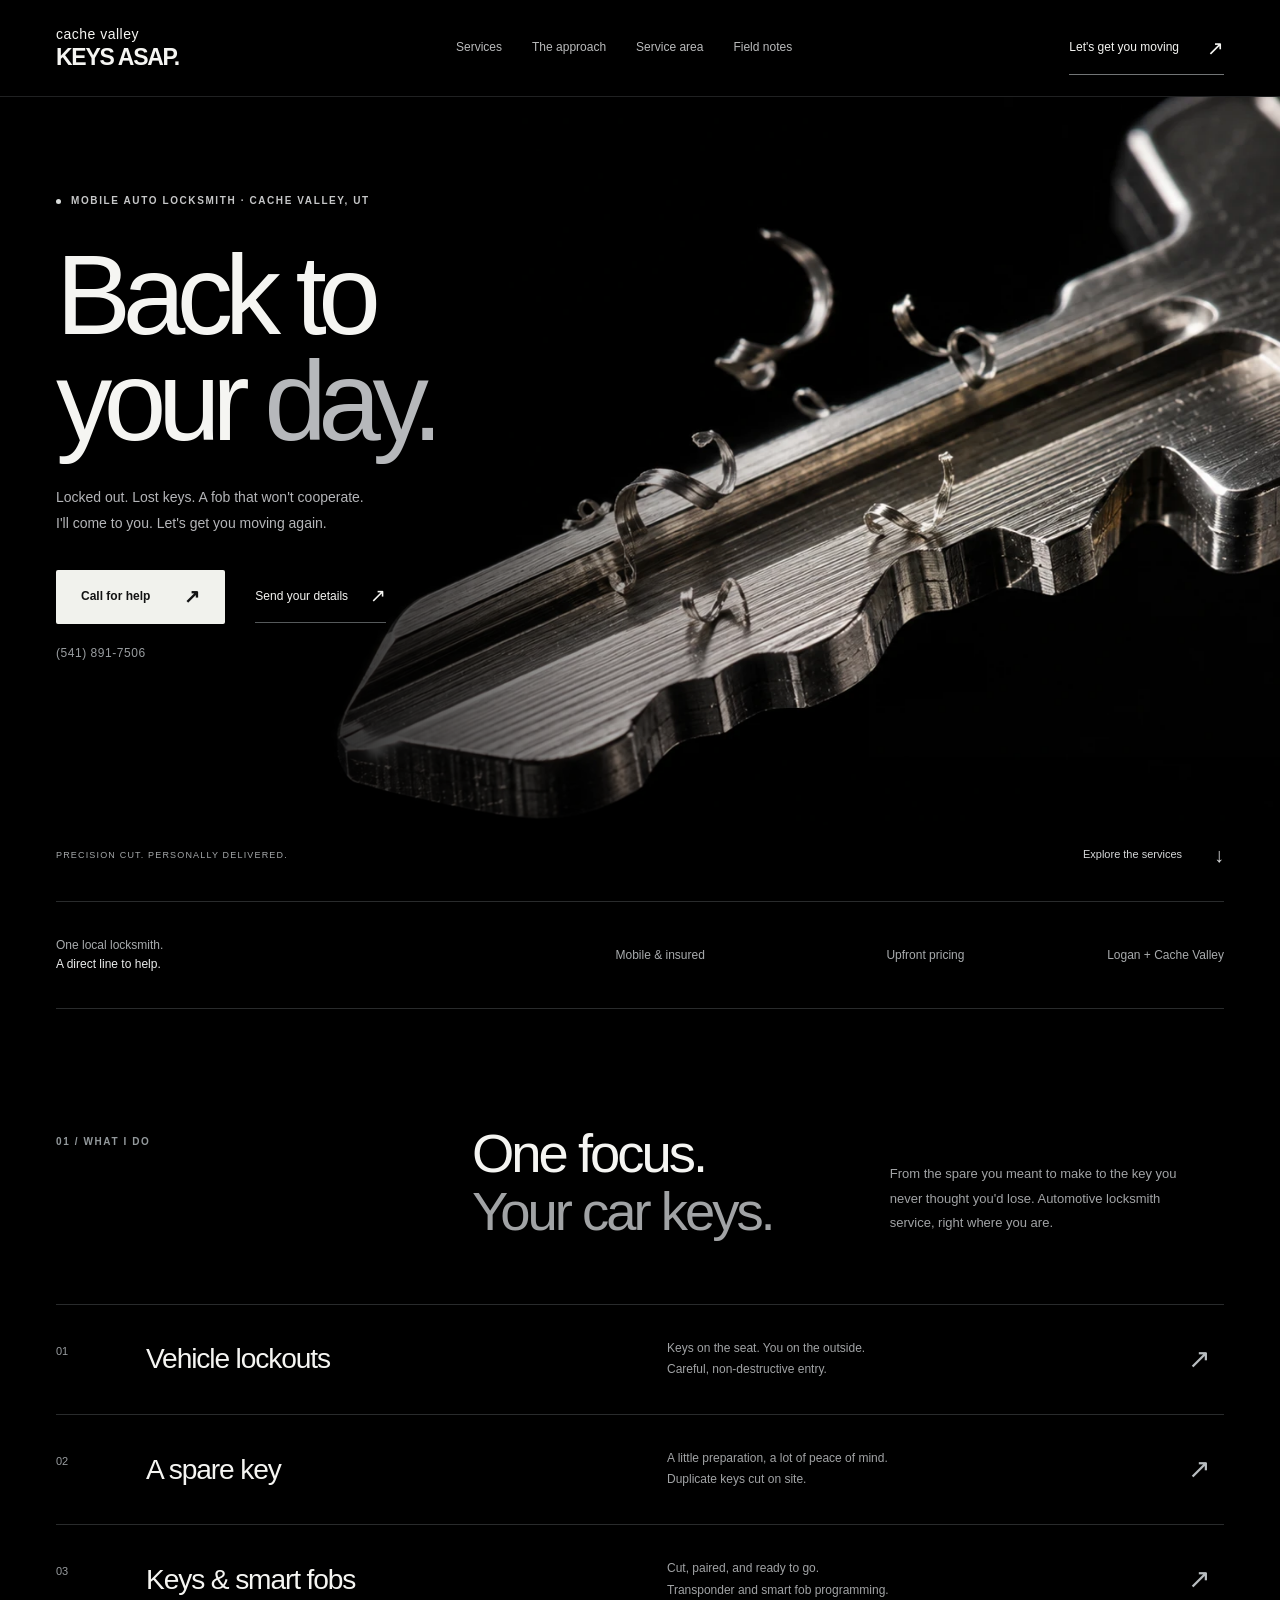
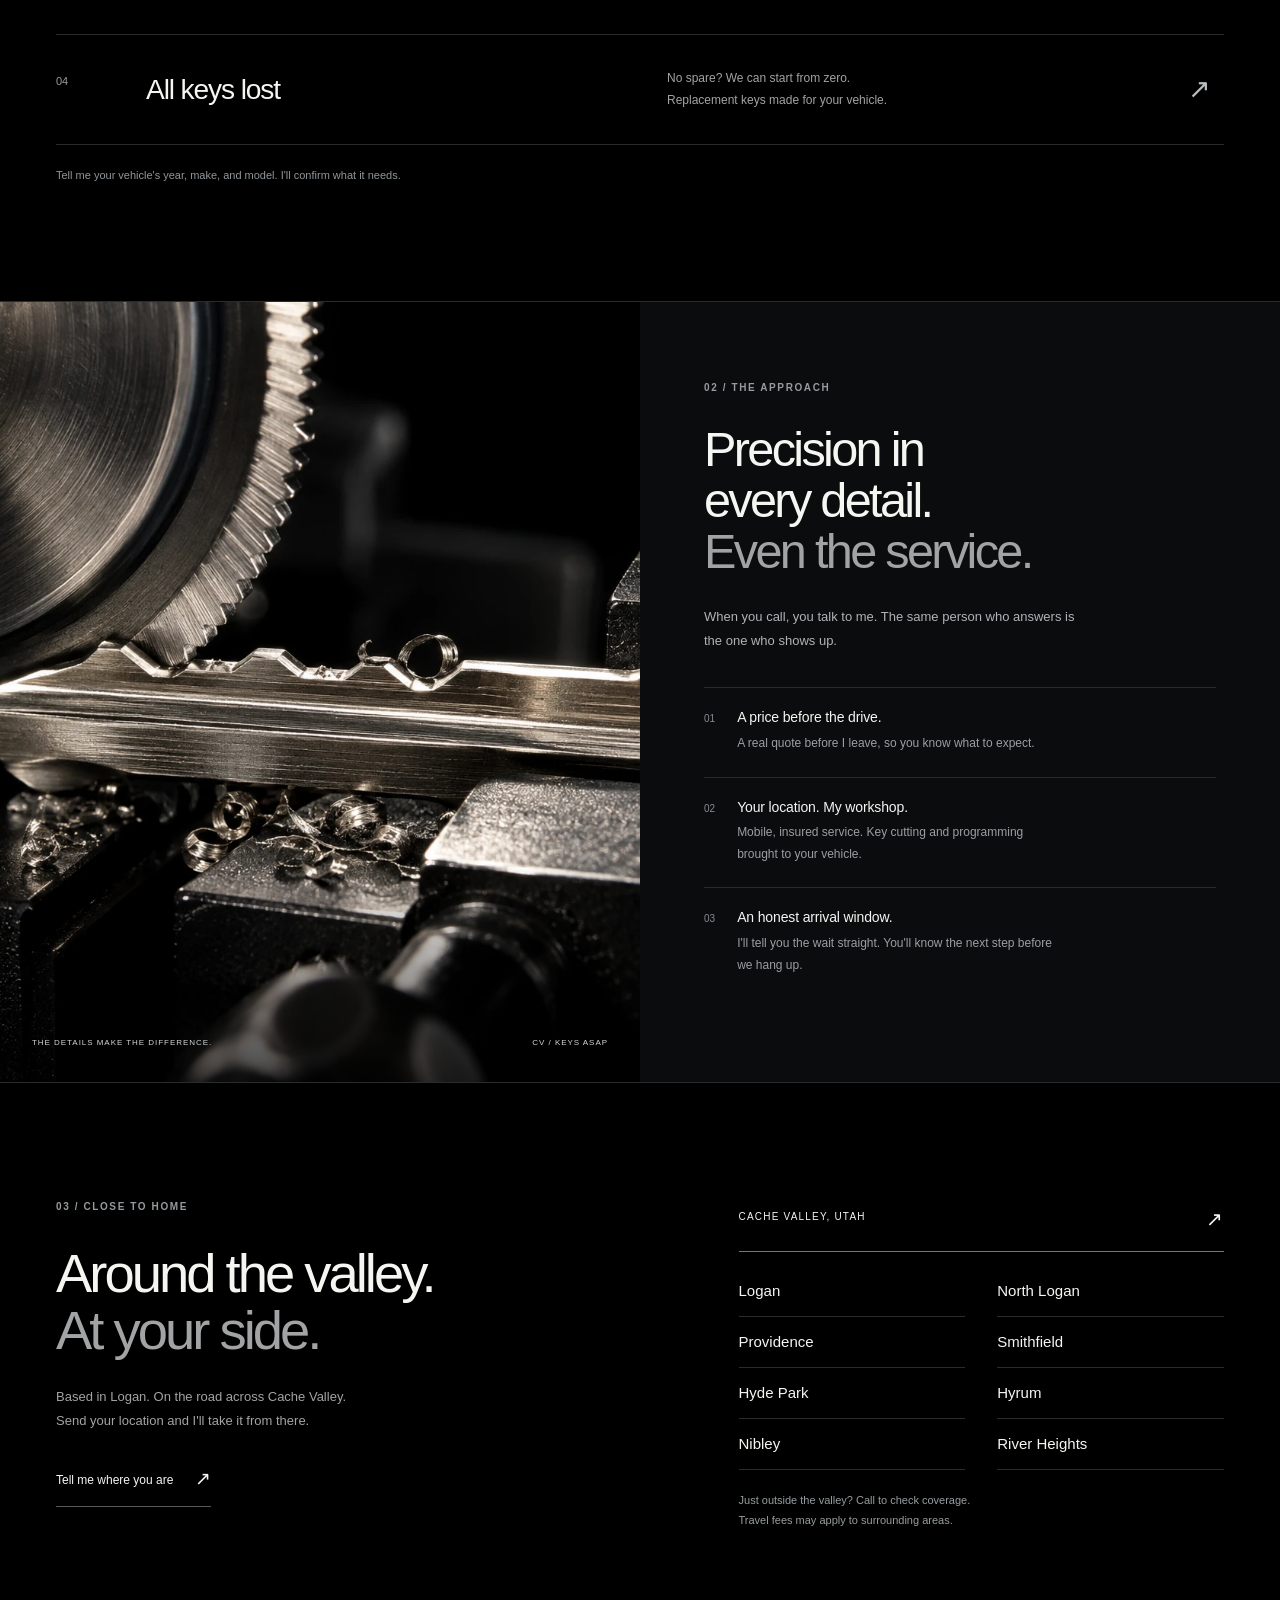
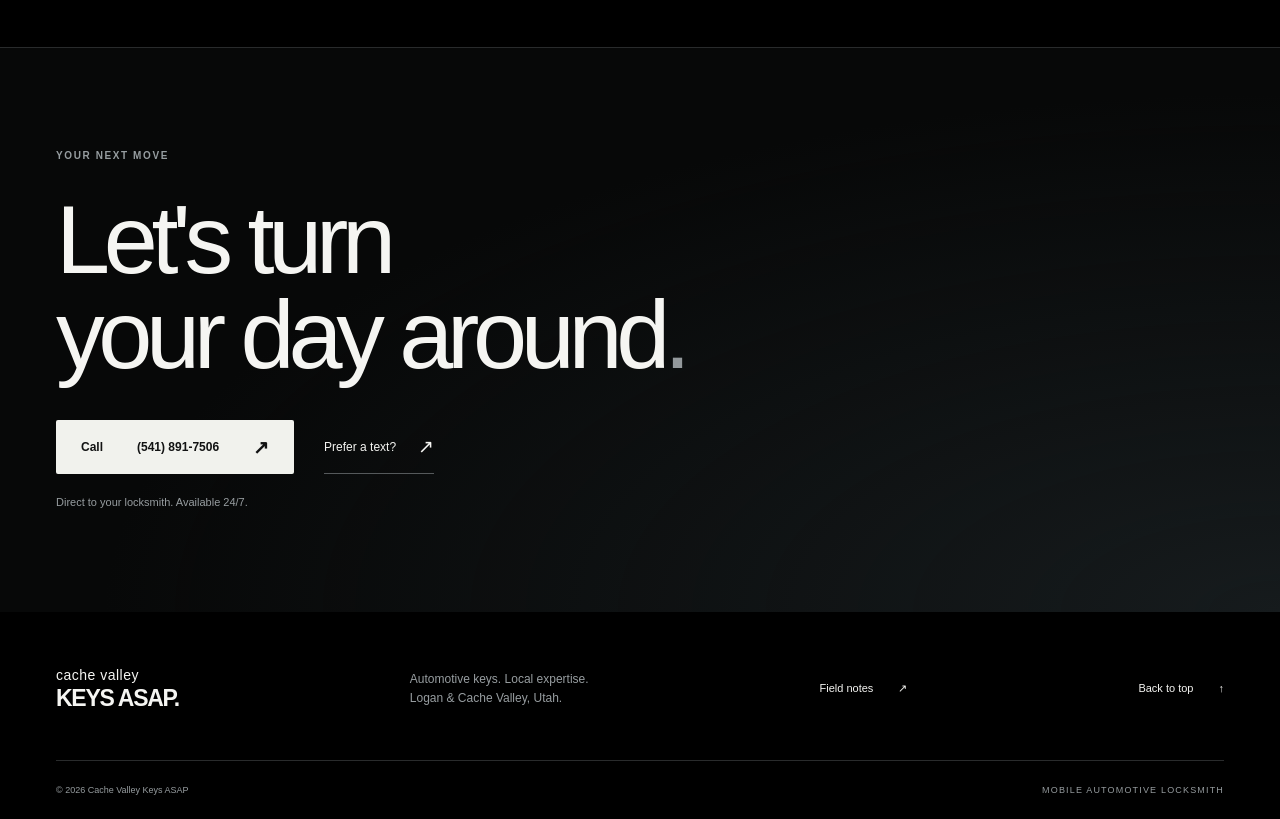
<file: index.html>
<!doctype html>
<html lang="en">
<head>
<meta charset="UTF-8">
<meta name="viewport" content="width=device-width, initial-scale=1">
<title>Cache Valley Keys ASAP | Mobile Auto Locksmith in Logan, UT</title>
<meta name="description" content="Car lockouts, replacement keys, and fob programming. Cache Valley Keys ASAP brings mobile automotive locksmith service to you in Logan and Cache Valley, Utah.">
<meta name="theme-color" content="#000000">
<link rel="icon" href="assets/favicon.svg" type="image/svg+xml">
<link rel="preload" as="image" href="assets/key-hero.webp" fetchpriority="high">
<link rel="stylesheet" href="assets/site.css">
<script src="assets/config.js" defer></script><script src="assets/site.js" defer></script>
</head>
<body>
<a class="skip-link" href="#main">Skip to content</a>
<header class="site-header"><div class="header-inner wrap">
<a class="wordmark" href="#top" aria-label="Cache Valley Keys ASAP home"><span>cache valley</span><strong>KEYS ASAP.</strong></a>
<nav class="desktop-nav" aria-label="Main navigation"><a href="#services">Services</a><a href="#approach">The approach</a><a href="#area">Service area</a><a href="blog/index.html">Field notes</a></nav>
<a class="header-call" data-call href="tel:+14355550100">Let's get you moving <span aria-hidden="true">↗</span></a>
<button class="menu-toggle" aria-controls="mobile-menu" aria-expanded="false">Menu <span aria-hidden="true">+</span></button>
</div><nav id="mobile-menu" class="mobile-menu" aria-label="Mobile navigation" hidden><a href="#services">Services</a><a href="#approach">The approach</a><a href="#area">Service area</a><a href="blog/index.html">Field notes ↗</a><a data-call href="tel:+14355550100">Call <span data-phone>(435) 555-0100</span></a></nav></header>
<main id="main">
<section class="hero" id="top" aria-labelledby="hero-title"><div class="hero-image" aria-hidden="true"></div><div class="hero-content wrap">
<p class="eyebrow"><span class="status-dot" aria-hidden="true"></span> MOBILE AUTO LOCKSMITH · CACHE VALLEY, UT</p>
<h1 id="hero-title">Back to<br>your <span>day.</span></h1>
<p class="hero-description">Locked out. Lost keys. A fob that won't cooperate.<br class="desktop-break"> I'll come to you. Let's get you moving again.</p>
<div class="hero-actions"><a class="button button-light" data-call href="tel:+14355550100">Call for help <span aria-hidden="true">↗</span></a><button class="text-button" data-dispatch>Send your details <span aria-hidden="true">↗</span></button></div>
<a class="hero-phone" data-call href="tel:+14355550100" data-phone>(435) 555-0100</a>
</div><div class="hero-bottom wrap"><span>PRECISION CUT. PERSONALLY DELIVERED.</span><a href="#services">Explore the services <span aria-hidden="true">↓</span></a></div></section>
<div class="assurance wrap" aria-label="Service commitments"><span>One local locksmith.<br><strong>A direct line to help.</strong></span><span>Mobile &amp; insured</span><span>Upfront pricing</span><span>Logan + Cache Valley</span></div>
<section class="services section-space wrap" id="services" aria-labelledby="services-title"><div class="section-intro"><p class="eyebrow">01 / WHAT I DO</p><div><h2 id="services-title">One focus.<br><span>Your car keys.</span></h2><p>From the spare you meant to make to the key you never thought you'd lose. Automotive locksmith service, right where you are.</p></div></div>
<div class="service-list">
<button class="service-row" data-dispatch data-issue="Locked out"><span class="service-number">01</span><h3>Vehicle lockouts</h3><p>Keys on the seat. You on the outside.<br>Careful, non-destructive entry.</p><span class="service-arrow" aria-hidden="true">↗</span></button>
<button class="service-row" data-dispatch data-issue="Need a duplicate key"><span class="service-number">02</span><h3>A spare key</h3><p>A little preparation, a lot of peace of mind.<br>Duplicate keys cut on site.</p><span class="service-arrow" aria-hidden="true">↗</span></button>
<button class="service-row" data-dispatch data-issue="Key or fob programming"><span class="service-number">03</span><h3>Keys &amp; smart fobs</h3><p>Cut, paired, and ready to go.<br>Transponder and smart fob programming.</p><span class="service-arrow" aria-hidden="true">↗</span></button>
<button class="service-row" data-dispatch data-issue="All keys lost"><span class="service-number">04</span><h3>All keys lost</h3><p>No spare? We can start from zero.<br>Replacement keys made for your vehicle.</p><span class="service-arrow" aria-hidden="true">↗</span></button>
</div><p class="service-footnote">Tell me your vehicle's year, make, and model. I'll confirm what it needs.</p></section>
<section class="craft" id="approach" aria-labelledby="craft-title"><figure class="craft-photo"><img src="assets/key-cutting.webp" width="1536" height="1024" alt="Macro detail of a brushed silver key beside a precision cutting wheel, with loose metal shavings" loading="lazy"><figcaption><span>THE DETAILS MAKE THE DIFFERENCE.</span><span>CV / KEYS ASAP</span></figcaption></figure><div class="craft-copy"><p class="eyebrow">02 / THE APPROACH</p><h2 id="craft-title">Precision in<br>every detail.<br><span>Even the service.</span></h2><p class="craft-lede">When you call, you talk to me. The same person who answers is the one who shows up.</p><div class="promise"><span>01</span><div><h3>A price before the drive.</h3><p>A real quote before I leave, so you know what to expect.</p></div></div><div class="promise"><span>02</span><div><h3>Your location. My workshop.</h3><p>Mobile, insured service. Key cutting and programming brought to your vehicle.</p></div></div><div class="promise"><span>03</span><div><h3>An honest arrival window.</h3><p>I'll tell you the wait straight. You'll know the next step before we hang up.</p></div></div></div></section>
<section class="area section-space wrap" id="area" aria-labelledby="area-title"><div class="area-copy"><p class="eyebrow">03 / CLOSE TO HOME</p><h2 id="area-title">Around the valley.<br><span>At your side.</span></h2><p>Based in Logan. On the road across Cache Valley.<br>Send your location and I'll take it from there.</p><button class="text-button" data-dispatch>Tell me where you are <span aria-hidden="true">↗</span></button></div><div class="area-locations"><div class="area-label"><span>CACHE VALLEY, UTAH</span><span aria-hidden="true">↗</span></div><ul><li>Logan</li><li>North Logan</li><li>Providence</li><li>Smithfield</li><li>Hyde Park</li><li>Hyrum</li><li>Nibley</li><li>River Heights</li></ul><p>Just outside the valley? Call to check coverage.<br>Travel fees may apply to surrounding areas.</p></div></section>
<section class="contact-section" id="contact" aria-labelledby="contact-title"><div class="wrap"><p class="eyebrow">YOUR NEXT MOVE</p><h2 id="contact-title">Let's turn<br>your day around<span>.</span></h2><div class="contact-actions"><a class="button button-light" data-call href="tel:+14355550100">Call <span data-phone>(435) 555-0100</span><span aria-hidden="true">↗</span></a><a class="text-button" data-text href="sms:+14355550100">Prefer a text? <span aria-hidden="true">↗</span></a></div><p class="contact-note">Direct to your locksmith. Available 24/7.</p></div></section>
</main>
<footer class="site-footer wrap"><div class="footer-top"><a class="wordmark" href="#top"><span>cache valley</span><strong>KEYS ASAP.</strong></a><p>Automotive keys. Local expertise.<br>Logan &amp; Cache Valley, Utah.</p><a href="blog/index.html">Field notes <span aria-hidden="true">↗</span></a><a href="#top">Back to top <span aria-hidden="true">↑</span></a></div><div class="footer-bottom"><span>© <span id="year">2026</span> Cache Valley Keys ASAP</span><span>MOBILE AUTOMOTIVE LOCKSMITH</span></div></footer>
<div class="mobile-contact"><a class="button button-light" data-call href="tel:+14355550100">Call for help <span aria-hidden="true">↗</span></a><button class="button button-dark" data-dispatch>Send details <span aria-hidden="true">↗</span></button></div>
<dialog id="dispatchDialog" aria-labelledby="dispatch-title"><div class="dialog-inner"><button class="dialog-close" aria-label="Close details form">×</button><p class="eyebrow">LET'S GET YOU MOVING</p><h2 id="dispatch-title">A few details.<br>A clear next step.</h2><p class="dialog-intro">Tell me about your vehicle and where you are. For urgent help, calling is always faster.</p>
<form id="dispatchForm"><div class="form-row"><div class="field"><label for="customerName">Your name</label><input id="customerName" name="name" autocomplete="name" required placeholder="First and last name"></div><div class="field"><label for="customerPhone">Phone number</label><input id="customerPhone" name="phone" type="tel" autocomplete="tel" required placeholder="(435) 000-0000"></div></div><div class="form-row vehicle-row"><div class="field"><label for="vehicleYear">Vehicle year</label><input id="vehicleYear" name="year" inputmode="numeric" pattern="[0-9]{4}" maxlength="4" required placeholder="2020"></div><div class="field"><label for="vehicleModel">Make &amp; model</label><input id="vehicleModel" name="makeModel" required placeholder="Toyota Camry"></div></div><div class="field"><label for="issue">What do you need?</label><select id="issue" name="issue" required><option value="">Select a service</option><option>Locked out</option><option>Need a duplicate key</option><option>Key or fob programming</option><option>All keys lost</option><option>Ignition issue</option><option>Other / not sure</option></select></div><div class="field"><div class="location-label"><label for="location">Your location</label><button class="locate-button" type="button">Use my location ↗</button></div><input id="location" name="location" required placeholder="Street address, business, or nearby landmark" autocomplete="street-address"><p id="locationStatus" class="field-note" role="status"></p></div><div class="field"><label for="notes">Anything else? <span>(optional)</span></label><textarea id="notes" name="notes" rows="2" placeholder="Anything that will help me find you or your vehicle"></textarea></div><button id="submitBtn" class="button button-light submit-button" type="submit">Send details <span aria-hidden="true">↗</span></button><p id="sendNote" class="field-note">I'll follow up as soon as I see your message.</p><p id="formError" class="form-error" role="alert" hidden>That didn't go through. Please <a data-call href="tel:+14355550100">call</a> or <a data-text href="sms:+14355550100">text me</a> instead.</p></form>
<div id="formConfirmation" hidden tabindex="-1"><h3>Details sent.</h3><p>I'll follow up as soon as I see your message and confirm pricing and arrival time.</p><a class="button button-light" data-call href="tel:+14355550100">Need help sooner? Call ↗</a></div><div id="smsConfirmation" hidden tabindex="-1"><h3>Your text is ready.</h3><p>Your messaging app will open with these details. Tap send there to finish. If it didn't open, use the link below from your phone.</p><a id="smsDraftLink" class="button button-light" href="sms:+14355550100">Open text message ↗</a></div></div></dialog>
</body></html>
</file>
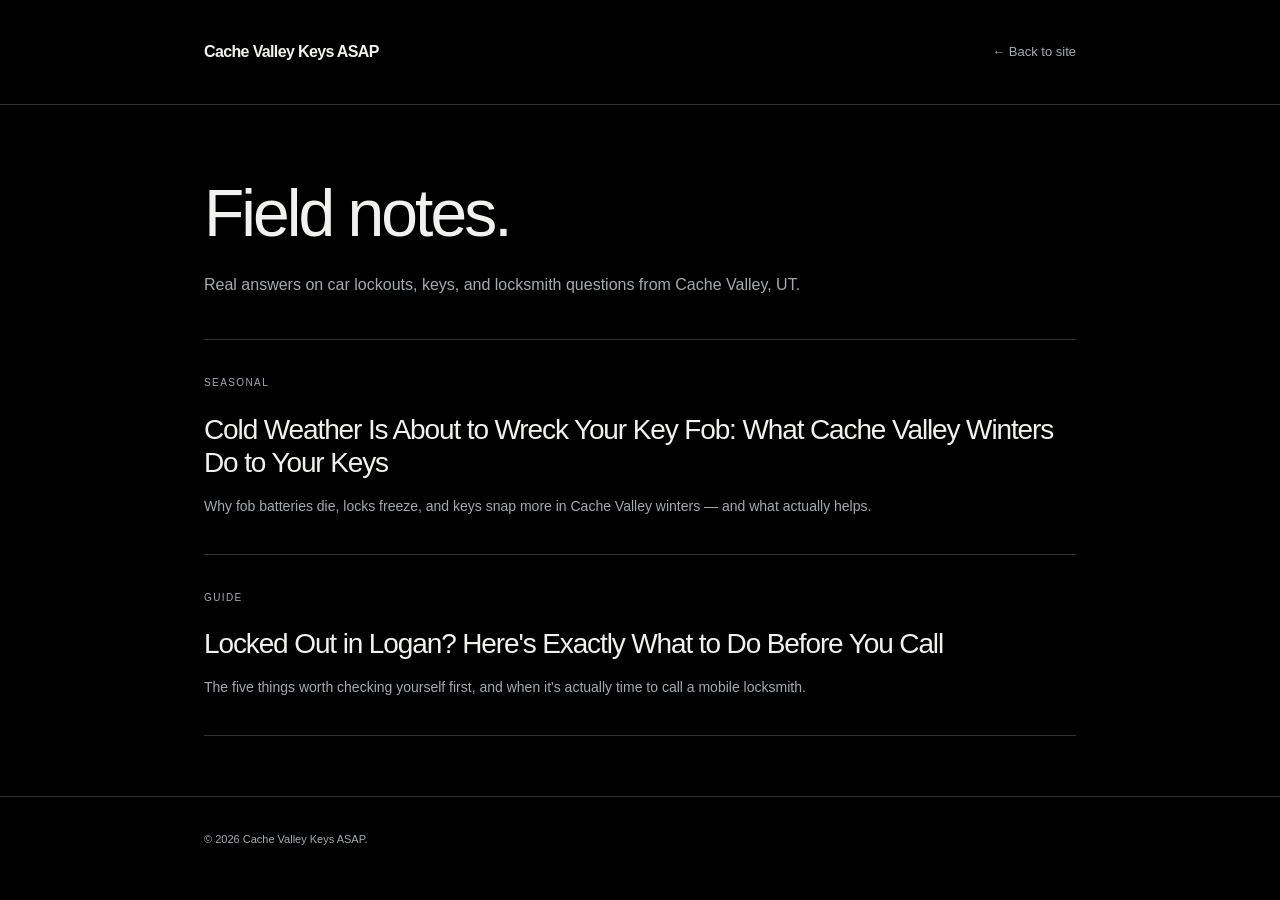
<file: blog/index.html>
<!doctype html>
<html lang="en">
<head>
<meta charset="UTF-8" />
<title>Blog | Cache Valley Keys ASAP</title>
<meta name="viewport" content="width=device-width, initial-scale=1.0" />
<meta name="description" content="Tips and answers on car lockouts, key programming, and automotive locksmith questions for Logan and Cache Valley, UT." />
<link rel="stylesheet" href="style-include.css" />
<link rel="stylesheet" href="editorial.css">
<link rel="icon" href="../assets/favicon.svg" type="image/svg+xml">
<meta name="theme-color" content="#000000">
<script src="../assets/config.js" defer></script>
<script src="../assets/site.js" defer></script>
</head>
<body>
<header>
  <div class="header-inner">
    <a class="brand-text" href="../index.html">Cache Valley Keys ASAP</a>
    <a class="back-link" href="../index.html">&larr; Back to site</a>
  </div>
</header>
<div class="container">
  <h1 class="post-title">Field notes.</h1>
  <p style="color:var(--text-dim);margin-top:-20px;margin-bottom:40px;">Real answers on car lockouts, keys, and locksmith questions from Cache Valley, UT.</p>

  <ul class="post-list">
    <li>
      <a href="winter-key-fob-problems.html">
        <div class="post-meta">Seasonal</div>
        <h2>Cold Weather Is About to Wreck Your Key Fob: What Cache Valley Winters Do to Your Keys</h2>
        <p>Why fob batteries die, locks freeze, and keys snap more in Cache Valley winters — and what actually helps.</p>
      </a>
    </li>
    <li>
      <a href="locked-out-what-to-do-before-you-call.html">
        <div class="post-meta">Guide</div>
        <h2>Locked Out in Logan? Here's Exactly What to Do Before You Call</h2>
        <p>The five things worth checking yourself first, and when it's actually time to call a mobile locksmith.</p>
      </a>
    </li>
  </ul>
</div>
<footer><div class="container">&copy; <span id="year"></span> Cache Valley Keys ASAP.</div></footer>
<script>document.getElementById('year').textContent = new Date().getFullYear();</script>
</body>
</html>
</file>
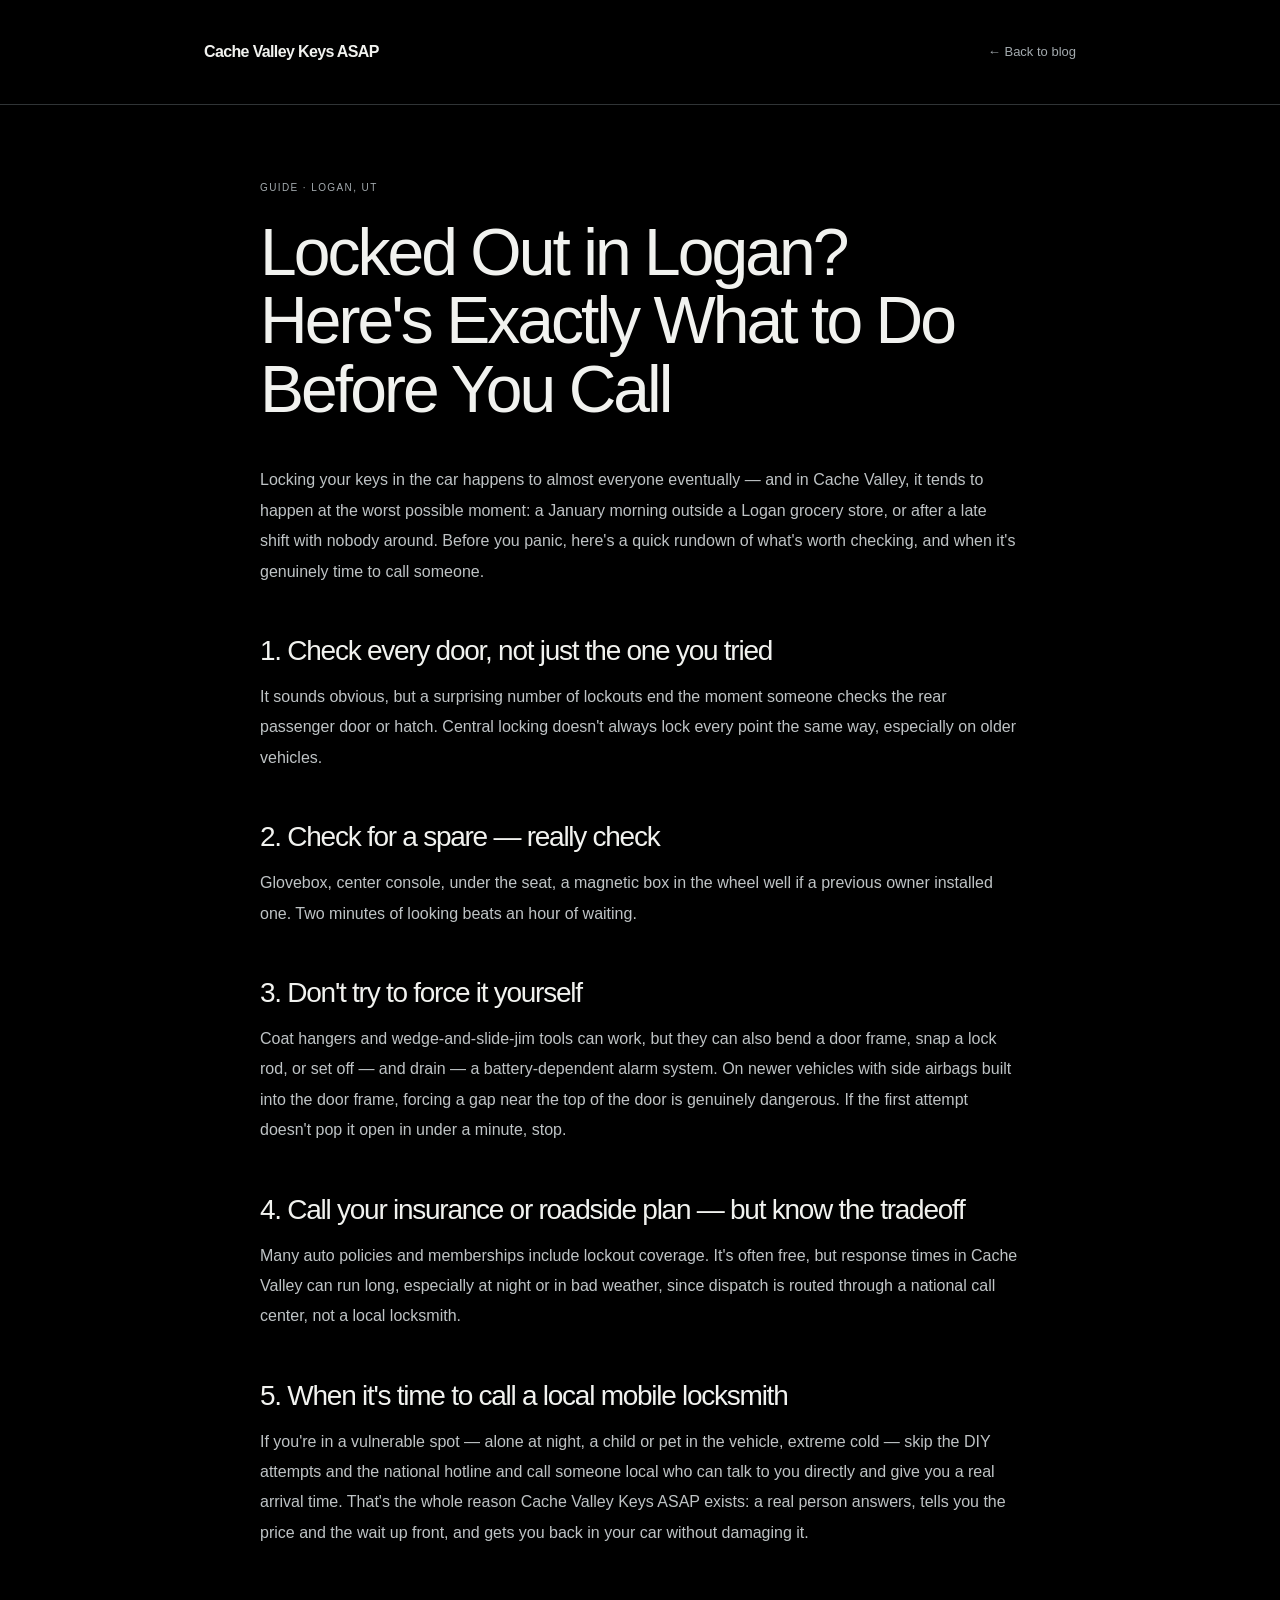
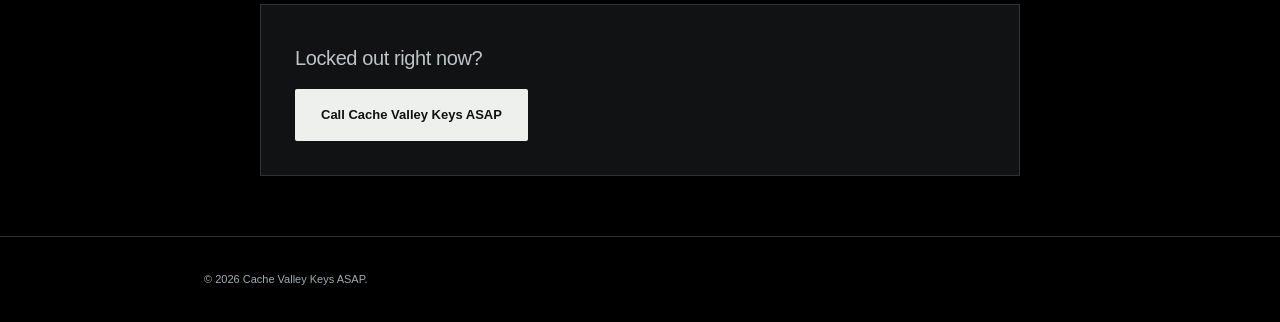
<file: blog/locked-out-what-to-do-before-you-call.html>
<!doctype html>
<html lang="en">
<head>
<meta charset="UTF-8" />
<title>Locked Out in Logan? Here's Exactly What to Do Before You Call | Cache Valley Keys ASAP</title>
<meta name="viewport" content="width=device-width, initial-scale=1.0" />
<meta name="description" content="Locked your keys in the car in Logan or Cache Valley, UT? Here's what to check yourself first, and when it's time to call a mobile locksmith." />
<link rel="stylesheet" href="style-include.css" />
<link rel="stylesheet" href="editorial.css">
<link rel="icon" href="../assets/favicon.svg" type="image/svg+xml">
<meta name="theme-color" content="#000000">
<script src="../assets/config.js" defer></script>
<script src="../assets/site.js" defer></script>
</head>
<body>
<header>
  <div class="header-inner">
    <a class="brand-text" href="../index.html">Cache Valley Keys ASAP</a>
    <a class="back-link" href="index.html">&larr; Back to blog</a>
  </div>
</header>
<div class="container">
  <article>
    <div class="post-meta">Guide &middot; Logan, UT</div>
    <h1 class="post-title">Locked Out in Logan? Here's Exactly What to Do Before You Call</h1>

    <p>Locking your keys in the car happens to almost everyone eventually — and in Cache Valley, it tends to happen at the worst possible moment: a January morning outside a Logan grocery store, or after a late shift with nobody around. Before you panic, here's a quick rundown of what's worth checking, and when it's genuinely time to call someone.</p>

    <h2>1. Check every door, not just the one you tried</h2>
    <p>It sounds obvious, but a surprising number of lockouts end the moment someone checks the rear passenger door or hatch. Central locking doesn't always lock every point the same way, especially on older vehicles.</p>

    <h2>2. Check for a spare — really check</h2>
    <p>Glovebox, center console, under the seat, a magnetic box in the wheel well if a previous owner installed one. Two minutes of looking beats an hour of waiting.</p>

    <h2>3. Don't try to force it yourself</h2>
    <p>Coat hangers and wedge-and-slide-jim tools can work, but they can also bend a door frame, snap a lock rod, or set off — and drain — a battery-dependent alarm system. On newer vehicles with side airbags built into the door frame, forcing a gap near the top of the door is genuinely dangerous. If the first attempt doesn't pop it open in under a minute, stop.</p>

    <h2>4. Call your insurance or roadside plan — but know the tradeoff</h2>
    <p>Many auto policies and memberships include lockout coverage. It's often free, but response times in Cache Valley can run long, especially at night or in bad weather, since dispatch is routed through a national call center, not a local locksmith.</p>

    <h2>5. When it's time to call a local mobile locksmith</h2>
    <p>If you're in a vulnerable spot — alone at night, a child or pet in the vehicle, extreme cold — skip the DIY attempts and the national hotline and call someone local who can talk to you directly and give you a real arrival time. That's the whole reason Cache Valley Keys ASAP exists: a real person answers, tells you the price and the wait up front, and gets you back in your car without damaging it.</p>

    <div class="cta">
      <p style="margin:0;font-family:'Barlow Condensed',sans-serif;text-transform:uppercase;font-weight:700;font-size:20px;">Locked out right now?</p>
      <a data-call href="tel:+14355550100">Call Cache Valley Keys ASAP</a>
    </div>
  </article>
</div>
<footer><div class="container">&copy; <span id="year"></span> Cache Valley Keys ASAP.</div></footer>
<script>document.getElementById('year').textContent = new Date().getFullYear();</script>
</body>
</html>
</file>
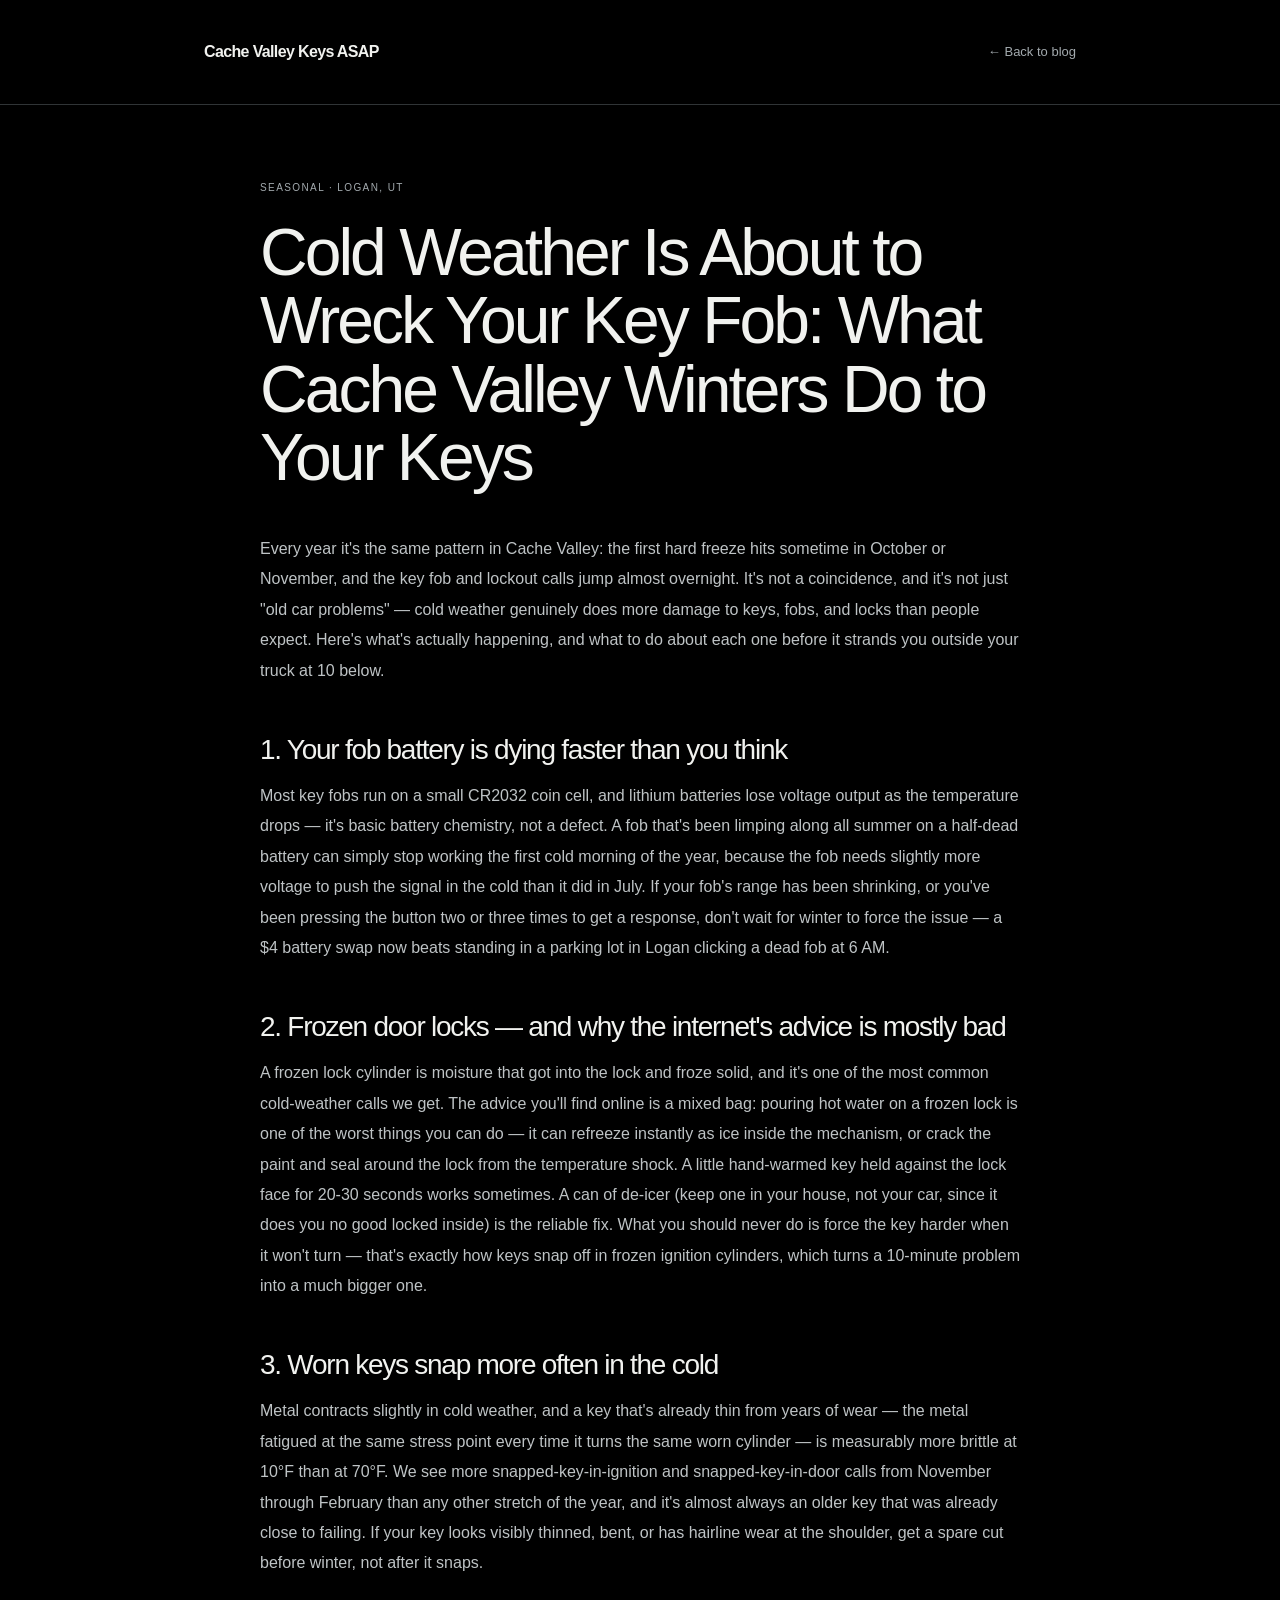
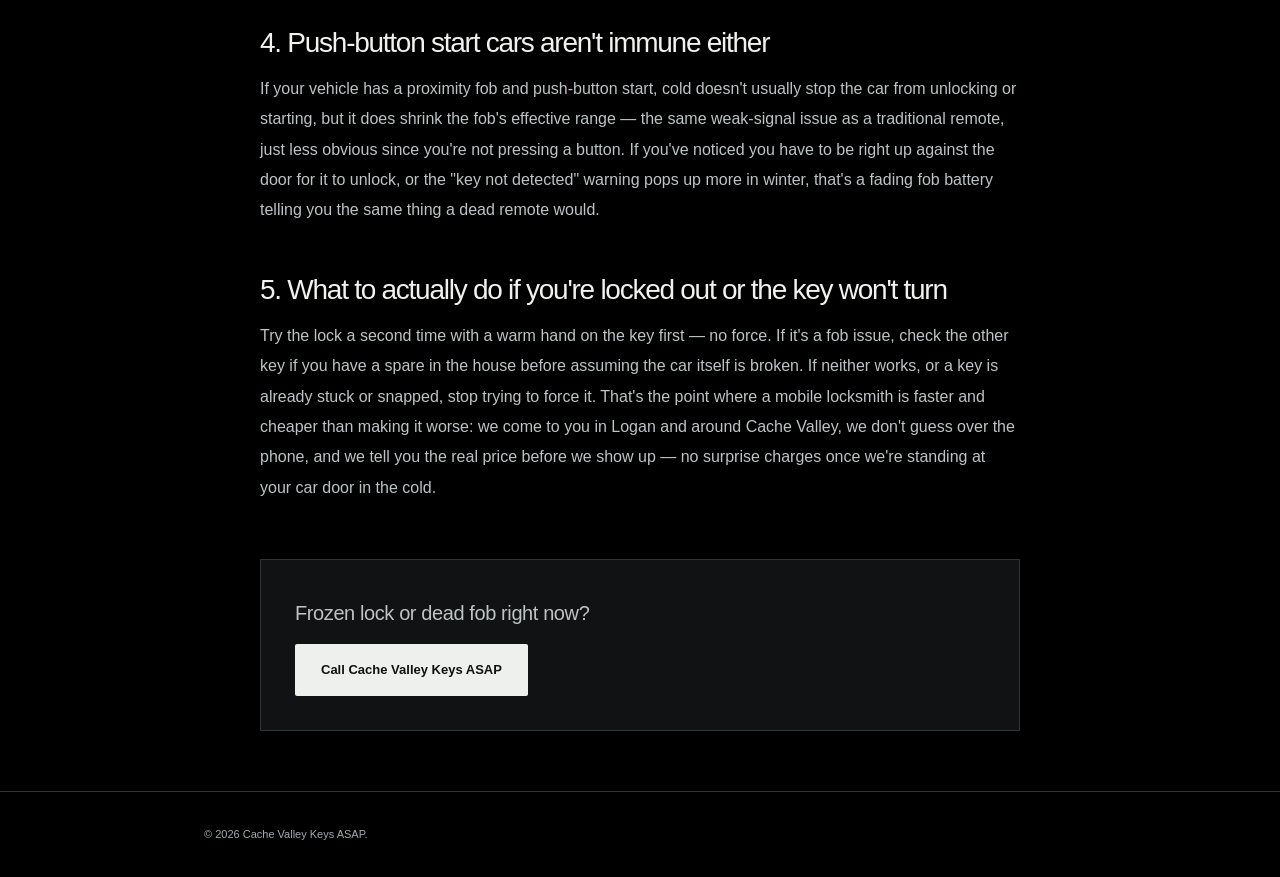
<file: blog/winter-key-fob-problems.html>
<!doctype html>
<html lang="en">
<head>
<meta charset="UTF-8" />
<title>Cold Weather Is About to Wreck Your Key Fob: Cache Valley Winter Key Problems | Cache Valley Keys ASAP</title>
<meta name="viewport" content="width=device-width, initial-scale=1.0" />
<meta name="description" content="Frozen locks, dead fob batteries, and snapped keys spike every winter in Logan and Cache Valley. Here's why the cold does it, what actually helps, and when to call a mobile locksmith instead." />
<link rel="stylesheet" href="style-include.css" />
<link rel="stylesheet" href="editorial.css">
<link rel="icon" href="../assets/favicon.svg" type="image/svg+xml">
<meta name="theme-color" content="#000000">
<script src="../assets/config.js" defer></script>
<script src="../assets/site.js" defer></script>
</head>
<body>
<header>
  <div class="header-inner">
    <a class="brand-text" href="../index.html">Cache Valley Keys ASAP</a>
    <a class="back-link" href="index.html">&larr; Back to blog</a>
  </div>
</header>
<div class="container">
  <article>
    <div class="post-meta">Seasonal &middot; Logan, UT</div>
    <h1 class="post-title">Cold Weather Is About to Wreck Your Key Fob: What Cache Valley Winters Do to Your Keys</h1>

    <p>Every year it's the same pattern in Cache Valley: the first hard freeze hits sometime in October or November, and the key fob and lockout calls jump almost overnight. It's not a coincidence, and it's not just "old car problems" — cold weather genuinely does more damage to keys, fobs, and locks than people expect. Here's what's actually happening, and what to do about each one before it strands you outside your truck at 10 below.</p>

    <h2>1. Your fob battery is dying faster than you think</h2>
    <p>Most key fobs run on a small CR2032 coin cell, and lithium batteries lose voltage output as the temperature drops — it's basic battery chemistry, not a defect. A fob that's been limping along all summer on a half-dead battery can simply stop working the first cold morning of the year, because the fob needs slightly more voltage to push the signal in the cold than it did in July. If your fob's range has been shrinking, or you've been pressing the button two or three times to get a response, don't wait for winter to force the issue — a $4 battery swap now beats standing in a parking lot in Logan clicking a dead fob at 6 AM.</p>

    <h2>2. Frozen door locks — and why the internet's advice is mostly bad</h2>
    <p>A frozen lock cylinder is moisture that got into the lock and froze solid, and it's one of the most common cold-weather calls we get. The advice you'll find online is a mixed bag: pouring hot water on a frozen lock is one of the worst things you can do — it can refreeze instantly as ice inside the mechanism, or crack the paint and seal around the lock from the temperature shock. A little hand-warmed key held against the lock face for 20-30 seconds works sometimes. A can of de-icer (keep one in your house, not your car, since it does you no good locked inside) is the reliable fix. What you should never do is force the key harder when it won't turn — that's exactly how keys snap off in frozen ignition cylinders, which turns a 10-minute problem into a much bigger one.</p>

    <h2>3. Worn keys snap more often in the cold</h2>
    <p>Metal contracts slightly in cold weather, and a key that's already thin from years of wear — the metal fatigued at the same stress point every time it turns the same worn cylinder — is measurably more brittle at 10&deg;F than at 70&deg;F. We see more snapped-key-in-ignition and snapped-key-in-door calls from November through February than any other stretch of the year, and it's almost always an older key that was already close to failing. If your key looks visibly thinned, bent, or has hairline wear at the shoulder, get a spare cut before winter, not after it snaps.</p>

    <h2>4. Push-button start cars aren't immune either</h2>
    <p>If your vehicle has a proximity fob and push-button start, cold doesn't usually stop the car from unlocking or starting, but it does shrink the fob's effective range — the same weak-signal issue as a traditional remote, just less obvious since you're not pressing a button. If you've noticed you have to be right up against the door for it to unlock, or the "key not detected" warning pops up more in winter, that's a fading fob battery telling you the same thing a dead remote would.</p>

    <h2>5. What to actually do if you're locked out or the key won't turn</h2>
    <p>Try the lock a second time with a warm hand on the key first — no force. If it's a fob issue, check the other key if you have a spare in the house before assuming the car itself is broken. If neither works, or a key is already stuck or snapped, stop trying to force it. That's the point where a mobile locksmith is faster and cheaper than making it worse: we come to you in Logan and around Cache Valley, we don't guess over the phone, and we tell you the real price before we show up — no surprise charges once we're standing at your car door in the cold.</p>

    <div class="cta">
      <p style="margin:0;font-family:'Barlow Condensed',sans-serif;text-transform:uppercase;font-weight:700;font-size:20px;">Frozen lock or dead fob right now?</p>
      <a data-call href="tel:+14355550100">Call Cache Valley Keys ASAP</a>
    </div>
  </article>
</div>
<footer><div class="container">&copy; <span id="year"></span> Cache Valley Keys ASAP.</div></footer>
<script>document.getElementById('year').textContent = new Date().getFullYear();</script>
</body>
</html>
</file>
<file: assets/site.css>
/* Cache Valley Keys ASAP — precision, space, and silver. */
:root{color-scheme:dark;--bg:#000;--surface:#101112;--text:#f5f5f2;--muted:#a1a3a5;--line:#292b2c;--font:Arial,Helvetica,sans-serif}
*{box-sizing:border-box}html{scroll-behavior:smooth;scroll-padding-top:100px}body{margin:0;background:var(--bg);color:var(--text);font:16px/1.6 var(--font);-webkit-font-smoothing:antialiased}body.modal-open{overflow:hidden}button,input,select,textarea{font:inherit}button,a{-webkit-tap-highlight-color:transparent}a{color:inherit;text-decoration:none}button{color:inherit;cursor:pointer}button:disabled{cursor:wait;opacity:.6}img{display:block;max-width:100%}button{border:0}h1,h2,h3,p,figure{margin:0}h1,h2,h3{line-height:1.05;font-weight:500}h2{font-size:clamp(38px,4.25vw,64px);letter-spacing:-.055em}h2 span{color:var(--muted)}::selection{background:#dce0e2;color:#000}:focus-visible{outline:2px solid #fff;outline-offset:6px}[hidden]{display:none!important}.wrap{width:calc(100% - 112px);max-width:1440px;margin-inline:auto}.section-space{padding-block:116px}.eyebrow{font-size:10px;font-weight:600;letter-spacing:.16em;line-height:1.6}.skip-link{position:fixed;top:-100px;left:20px;background:white;color:black;padding:12px 20px;z-index:100}.skip-link:focus{top:12px}
.site-header{position:sticky;top:0;background:rgba(0,0,0,.93);backdrop-filter:blur(18px);z-index:20;border-bottom:1px solid #202122}.header-inner{height:96px;display:flex;align-items:center;justify-content:space-between;gap:28px}.wordmark{display:flex;flex-direction:column;width:max-content;line-height:1}.wordmark>span{font-size:14px;letter-spacing:.035em;margin-bottom:5px}.wordmark strong{font-size:23px;font-weight:800;letter-spacing:-.055em}.desktop-nav{display:flex;gap:30px}.desktop-nav a{font-size:12px;color:#babbbc;transition:color .2s}.desktop-nav a:hover{color:white}.header-call{display:flex;gap:28px;align-items:center;border-bottom:1px solid #727576;font-size:12px;padding-block:10px}.header-call span{font-size:20px}.menu-toggle,.mobile-menu{display:none}
.hero{position:relative;isolation:isolate;min-height:720px;height:min(830px,calc(100svh - 96px));overflow:hidden;background:#000}.hero-image{position:absolute;inset:0;z-index:-2;background:url('key-hero.webp') center right/cover no-repeat;animation:hero-settle 2s ease-out both}.hero:after{content:"";position:absolute;inset:0;z-index:-1;background:linear-gradient(90deg,#000 0%,rgba(0,0,0,.88) 24%,rgba(0,0,0,.28) 49%,transparent 68%),linear-gradient(0deg,#000 0%,transparent 18%)}.hero-content{padding-top:96px;position:relative}.hero .eyebrow{display:flex;align-items:center;gap:10px;color:#c6c7c8}.status-dot{width:5px;height:5px;border-radius:50%;background:#d9dddb;flex-shrink:0}.hero h1{font-size:clamp(84px,8.8vw,140px);letter-spacing:-.075em;line-height:.94;margin-top:34px;max-width:700px}.hero h1 span{color:#b6b8bb}.hero-description{color:#b4b5b8;max-width:470px;font-size:14px;line-height:1.85;margin-top:30px}.hero-actions{display:flex;gap:30px;align-items:center;margin-top:33px}.button{display:inline-flex;align-items:center;justify-content:center;gap:34px;min-height:54px;padding:15px 24px;font-size:12px;font-weight:600;border:1px solid transparent;border-radius:2px;transition:background .2s,transform .2s}.button span[aria-hidden]{font-size:19px;line-height:1}.button-light{background:#f1f2ed;color:#121313}.button-light:hover{background:#d1d5d5;transform:translateY(-2px)}.button-dark{background:#17191a;border-color:#333638;color:#eee}.text-button{display:inline-flex;align-items:center;gap:22px;background:none;padding:12px 0;border-bottom:1px solid #55595b;font-size:12px;line-height:1.5}.text-button span{font-size:19px}.text-button:hover{border-color:white}.hero-phone{display:inline-block;margin-top:20px;color:#999da0;font-size:12px;letter-spacing:.045em}.hero-bottom{position:absolute;bottom:30px;left:0;right:0;display:flex;justify-content:space-between;align-items:center;font-size:9px;letter-spacing:.13em;color:#a4a7a9}.hero-bottom a{display:flex;align-items:center;gap:32px;font-size:11px;letter-spacing:0;color:#d5d7d8}.hero-bottom a span{font-size:20px}
.assurance{display:grid;grid-template-columns:1.5fr 1fr 1fr 1fr;align-items:center;padding-block:34px;border-top:1px solid var(--line);border-bottom:1px solid var(--line);font-size:12px;color:#a8abad}.assurance strong{font-weight:400;color:#ebeded}.assurance>span:not(:first-child){text-align:right}.section-intro{display:grid;grid-template-columns:1fr 2fr;gap:40px;margin-bottom:64px}.section-intro>.eyebrow{padding-top:9px;color:#93999c}.section-intro>div{display:grid;grid-template-columns:1.1fr 1fr;gap:50px;align-items:end}.section-intro p:not(.eyebrow){font-size:13px;color:var(--muted);max-width:315px;line-height:1.85;padding-bottom:5px}.service-list{border-top:1px solid var(--line)}.service-row{display:grid;grid-template-columns:60px 1fr 1fr 36px;align-items:center;gap:30px;width:100%;padding:33px 0;text-align:left;background:none;border-bottom:1px solid var(--line);transition:padding .25s,background .25s}.service-row:hover{background:#101112;padding-left:18px;padding-right:18px}.service-number{align-self:start;padding-top:5px;color:#989c9f;font-size:11px}.service-row h3{font-size:clamp(22px,2.2vw,32px);letter-spacing:-.04em}.service-row p{font-size:12px;color:var(--muted);line-height:1.8}.service-arrow{font-size:27px;color:#b8bdc0}.service-footnote{font-size:11px;color:#8f969b;margin-top:22px}
.craft{display:grid;grid-template-columns:1fr 1fr;border-block:1px solid var(--line);background:#0b0c0d}.craft-photo{position:relative;min-height:780px;overflow:hidden}.craft-photo img{position:absolute;width:100%;height:100%;object-fit:cover;object-position:42% center}.craft-photo:after{content:"";position:absolute;inset:0;background:linear-gradient(0deg,rgba(0,0,0,.75),transparent 28%)}.craft-photo figcaption{position:absolute;bottom:32px;left:32px;right:32px;display:flex;justify-content:space-between;gap:20px;z-index:1;font-size:8px;letter-spacing:.12em;color:#d3d4d5}.craft-copy{padding:78px clamp(36px,5vw,90px)}.craft-copy>.eyebrow{color:#959b9e;margin-bottom:28px}.craft h2{font-size:clamp(38px,3.8vw,58px)}.craft-lede{color:#b0b4b6;font-size:13px;line-height:1.85;margin-block:28px 34px;max-width:380px}.promise{display:flex;gap:22px;padding-block:22px;border-top:1px solid var(--line)}.promise>span{font-size:10px;color:#868c90;margin-top:1px}.promise h3{font-size:14px;letter-spacing:-.01em}.promise p{font-size:12px;color:#999fa3;max-width:330px;margin-top:8px;line-height:1.8}
.area{display:grid;grid-template-columns:1.2fr 1fr;gap:100px}.area-copy>.eyebrow{color:#959b9e;margin-bottom:30px}.area-copy>p:not(.eyebrow){font-size:13px;color:var(--muted);line-height:1.85;margin-top:26px}.area-copy>.text-button{margin-top:20px}.area-locations{padding-top:10px}.area-label{display:flex;justify-content:space-between;padding-bottom:22px;border-bottom:1px solid #737778;font-size:10px;letter-spacing:.12em}.area-label span:last-child{font-size:20px;line-height:1}.area-locations ul{list-style:none;padding:14px 0 20px;margin:0;display:grid;grid-template-columns:1fr 1fr;column-gap:32px}.area-locations li{font-size:15px;padding:13px 0;border-bottom:1px solid var(--line)}.area-locations>p{font-size:11px;line-height:1.85;color:#979da0}
.contact-section{border-top:1px solid var(--line);padding-block:100px;background:radial-gradient(ellipse at 100% 100%,#161b1d,transparent 65%),#070808}.contact-section .eyebrow{color:#969da0;margin-bottom:28px}.contact-section h2{font-size:clamp(52px,7.6vw,112px);letter-spacing:-.065em;line-height:.98}.contact-section h2>span{color:#93999c}.contact-actions{display:flex;gap:30px;align-items:center;margin-top:38px}.contact-note{font-size:11px;color:#979da0;margin-top:20px}.site-footer{padding-top:56px}.footer-top{display:flex;align-items:center;justify-content:space-between;gap:30px;padding-bottom:50px}.footer-top p{font-size:12px;color:#979da0}.footer-top>a:not(.wordmark){font-size:11px}.footer-top>a>span[aria-hidden]{margin-left:22px}.footer-bottom{display:flex;justify-content:space-between;gap:20px;border-top:1px solid var(--line);padding-block:22px;font-size:9px;color:#969c9f}.footer-bottom>span:last-child{letter-spacing:.13em}.mobile-contact{display:none}
dialog{width:min(560px,calc(100% - 28px));max-height:calc(100svh - 40px);padding:0;color:var(--text);background:#101213;border:1px solid #414547;border-radius:4px;overscroll-behavior:contain}dialog::backdrop{background:rgba(0,0,0,.82);backdrop-filter:blur(8px)}.dialog-inner{position:relative;padding:38px}.dialog-close{position:absolute;right:12px;top:12px;background:none;width:44px;height:44px;font-size:28px;color:#c7cccf}.dialog-inner>.eyebrow{color:#a1a8ac;margin:7px 0 24px}.dialog-inner h2{font-size:38px}.dialog-intro{color:#a6adb1;font-size:12px;line-height:1.8;margin:20px 0 25px}.form-row{display:grid;grid-template-columns:1fr 1fr;gap:14px}.vehicle-row{grid-template-columns:1fr 2fr}.field{margin-bottom:17px}.field label{display:block;font-size:11px;color:#cbd0d3;margin-bottom:7px}.field label span{color:#9ca4a9}.field input,.field select,.field textarea{display:block;width:100%;background:#1b1e20;border:1px solid #3b4145;border-radius:2px;color:#f1f3f4;padding:11px 12px;font-size:16px;min-width:0}.field textarea{resize:vertical}.field input::placeholder,.field textarea::placeholder{color:#8f989e;font-size:12px}.field :focus-visible{outline-offset:2px}.location-label{display:flex;justify-content:space-between;align-items:baseline;gap:10px}.locate-button{background:none;padding:6px 0;font-size:10px;text-decoration:underline;text-underline-offset:3px;color:#c4cbcf}.field-note{font-size:10px;line-height:1.7;color:#a0a9ae;margin-top:8px}.field-note:empty{display:none}.submit-button{width:100%;justify-content:space-between}.form-error{font-size:12px;color:#ffb5b5;margin-top:16px}.form-error a{text-decoration:underline}#formConfirmation p,#smsConfirmation p{font-size:14px;color:var(--muted);margin-block:18px 26px}
@keyframes hero-settle{from{transform:scale(1.035);opacity:.5}to{transform:scale(1);opacity:1}}
@media(min-width:1800px){.hero-image{background-size:auto 110%}.hero-content{padding-top:100px}}
@media(max-width:1100px){.wrap{width:calc(100% - 64px)}.desktop-nav{gap:20px}.header-call{gap:14px}.hero{min-height:670px}.section-intro{grid-template-columns:1fr 3fr}.section-intro>div{gap:30px}.craft-copy{padding:55px 32px}.craft-photo{min-height:720px}.area{gap:50px}.service-row{gap:20px;grid-template-columns:40px 1fr 1fr 24px}}
@media(max-width:800px){html{scroll-padding-top:88px}.wrap{width:calc(100% - 40px)}.header-inner{height:78px}.wordmark>span{font-size:12px}.wordmark strong{font-size:20px}.desktop-nav,.header-call{display:none}.menu-toggle{display:flex;align-items:center;gap:18px;background:none;padding:12px 0 12px 12px;font-size:12px}.menu-toggle span{font-size:24px;font-weight:300}.mobile-menu:not([hidden]){display:flex;flex-direction:column;padding:14px 20px 24px;border-top:1px solid var(--line)}.mobile-menu a{padding:12px 0;font-size:16px}.hero{height:850px;min-height:0}.hero-content{padding-top:54px}.hero h1{font-size:92px;margin-top:28px}.hero-image{inset:260px -80px 0 -120px;background-size:cover;background-position:70% center}.hero:after{background:linear-gradient(180deg,#000 0%,#000 29%,rgba(0,0,0,.8) 47%,transparent 65%,#000 98%)}.hero-description{max-width:350px;font-size:13px;margin-top:24px}.hero-actions{gap:24px;margin-top:24px}.hero-phone{margin-top:15px}.hero-bottom{bottom:24px}.hero-bottom>span{font-size:8px;letter-spacing:.08em}.hero-bottom a{font-size:10px;gap:14px}.hero .eyebrow{font-size:8px;letter-spacing:.12em}.assurance{grid-template-columns:1fr 1fr;row-gap:24px;padding-block:26px;font-size:11px}.assurance>span:nth-child(3){text-align:left}.section-space{padding-block:74px}.section-intro{display:block;margin-bottom:35px}.section-intro>.eyebrow{margin-bottom:24px}.section-intro>div{grid-template-columns:1fr 1fr;gap:25px}.section-intro p:not(.eyebrow){font-size:12px}.service-row{grid-template-columns:26px 1fr 25px;gap:16px;padding-block:26px}.service-row h3{font-size:26px}.service-row p{grid-column:2;grid-row:2;font-size:12px;margin-top:-5px}.service-arrow{grid-column:3;grid-row:1}.service-number{padding-top:4px}.service-row:hover{padding-left:8px;padding-right:8px}.craft{grid-template-columns:1fr}.craft-photo{min-height:0;aspect-ratio:1.35}.craft-copy{padding:50px 24px}.craft h2{font-size:46px}.craft-lede{max-width:430px}.promise p{max-width:none}.area{grid-template-columns:1fr;gap:46px}.area h2{font-size:44px}.area-locations{max-width:600px}.contact-section{padding-block:70px}.contact-section h2{font-size:clamp(47px,9vw,70px)}.footer-top{display:grid;grid-template-columns:1fr 1fr;gap:30px;padding-bottom:38px}.footer-top p{font-size:11px}.footer-bottom{font-size:9px}.footer-bottom>span:last-child{display:none}.mobile-contact{display:flex;position:fixed;bottom:0;left:0;right:0;z-index:25;padding:10px 16px max(10px,env(safe-area-inset-bottom));gap:10px;background:rgba(9,10,11,.96);backdrop-filter:blur(16px);border-top:1px solid #323638}.mobile-contact>.button{flex:1;padding:12px;gap:20px;min-height:48px;font-size:12px}body{padding-bottom:80px}.dialog-inner{padding:30px 24px}.dialog-inner h2{font-size:35px}}
@media(max-width:480px){.hero{height:830px}.hero h1{font-size:86px}.hero-content{padding-top:43px}.hero-image{inset:325px -55px 25px -170px;background-position:64% center}.hero:after{background:linear-gradient(180deg,#000 0%,#000 35%,rgba(0,0,0,.65) 50%,transparent 67%,#000 96%)}.hero-actions{gap:20px}.hero-actions .button{gap:25px;padding-inline:20px}.hero-actions .text-button{font-size:11px;gap:12px}.hero-bottom a{font-size:0;gap:0}.hero-bottom a span{font-size:22px}.section-intro>div{display:block}.section-intro p:not(.eyebrow){margin-top:24px;max-width:340px}.service-row h3{font-size:24px}.craft-photo{aspect-ratio:1}.craft-photo figcaption{left:20px;right:20px;font-size:7px}.craft h2{font-size:42px}.contact-actions{align-items:flex-start;flex-direction:column;gap:14px}.contact-section h2{font-size:clamp(43px,10vw,54px)}.form-row{grid-template-columns:1fr}.form-row.vehicle-row{grid-template-columns:1fr 2fr}.dialog-inner{padding:28px 20px}.dialog-inner h2{font-size:32px}.hero-description{max-width:310px}.desktop-break{display:none}}
@media(prefers-reduced-motion:reduce){html{scroll-behavior:auto}*,*:before,*:after{animation:none!important;transition:none!important}}
</file>
<file: blog/style-include.css>
/* Shared blog styling — matches the main site's look. Linked from every post. */
:root{
  --bg:#0f1012; --bg-elev:#17181b; --line:#2a2c31; --text:#f2f3f5; --text-dim:#9aa0aa; --accent:#c9a04a;
}
*{box-sizing:border-box;}
body{margin:0;background:var(--bg);color:var(--text);font-family:'Inter',-apple-system,sans-serif;line-height:1.7;-webkit-font-smoothing:antialiased;}
h1,h2,h3,.brand{font-family:'Barlow Condensed','Oswald',Impact,sans-serif;text-transform:uppercase;letter-spacing:0.01em;}
a{color:var(--accent);}
.container{max-width:760px;margin:0 auto;padding:0 24px;}
header{border-bottom:1px solid var(--line);padding:20px 0;margin-bottom:48px;}
.header-inner{max-width:760px;margin:0 auto;padding:0 24px;display:flex;justify-content:space-between;align-items:center;}
.brand-text{font-weight:700;font-size:17px;text-decoration:none;color:var(--text);}
.back-link{font-size:13px;color:var(--text-dim);text-decoration:none;}
.post-meta{color:var(--text-dim);font-size:13px;margin-bottom:8px;text-transform:uppercase;letter-spacing:0.06em;}
h1.post-title{font-size:clamp(28px,5vw,42px);margin:0 0 32px;line-height:1.05;}
article p{font-size:16px;margin:0 0 20px;}
article h2{font-size:24px;margin:36px 0 14px;}
.post-list{list-style:none;padding:0;margin:0;border-top:1px solid var(--line);}
.post-list li{border-bottom:1px solid var(--line);padding:24px 0;}
.post-list a{text-decoration:none;color:var(--text);}
.post-list h2{margin:6px 0 6px;font-size:22px;text-transform:none;font-family:'Inter',sans-serif;font-weight:700;}
.post-list p{color:var(--text-dim);font-size:14px;margin:0;}
.cta{margin-top:56px;padding:28px;background:var(--bg-elev);border:1px solid var(--line);text-align:center;}
.cta a{display:inline-block;margin-top:12px;background:var(--accent);color:#161200;font-weight:700;padding:14px 26px;text-decoration:none;font-family:'Inter',sans-serif;}
footer{border-top:1px solid var(--line);margin-top:60px;padding:32px 0;color:var(--text-dim);font-size:13px;}
</file>
<file: blog/editorial.css>
/* Shared visual refresh; article copy is retained. */
:root{color-scheme:dark;--bg:#000;--bg-elev:#101213;--line:#303436;--text:#f1f2ef;--text-dim:#a3aaae;--accent:#e3e6e5}
body{font-family:Arial,Helvetica,sans-serif;line-height:1.85}
h1,h2,h3,.brand{font-family:Arial,Helvetica,sans-serif;text-transform:none;letter-spacing:-.045em;font-weight:500}
.container,.header-inner{max-width:920px}
header{padding:28px 0;margin-bottom:74px;background:#000}
.brand-text{font-size:16px;letter-spacing:-.04em;font-weight:600;line-height:1.3}
.back-link{padding:12px 0 12px 20px;white-space:nowrap}
h1.post-title{font-size:clamp(38px,5.5vw,66px);line-height:1.04;margin:0 0 42px}
.post-meta{font-size:10px;letter-spacing:.14em;margin-bottom:20px}
article{max-width:760px;margin:auto}
article p{color:#bec3c5;line-height:1.9;font-size:16px}
article h2{font-size:28px;line-height:1.25;margin-top:46px;color:#f1f2ef}
.post-list li{padding:34px 0}
.post-list h2{font-family:Arial,Helvetica,sans-serif;font-weight:500;font-size:28px;letter-spacing:-.04em;line-height:1.2;margin-bottom:14px}
.post-list a:hover h2{color:#adb5ba}
.post-list p{font-size:14px}
.cta{padding:34px;text-align:left;border:1px solid var(--line)}
.cta p{font-family:Arial,Helvetica,sans-serif!important;text-transform:none!important;font-weight:500!important;letter-spacing:-.02em}
.cta a{font-family:Arial,Helvetica,sans-serif;background:#edf0ec;color:#111;font-size:13px;border-radius:2px}
a:focus-visible{outline:2px solid #fff;outline-offset:5px}
footer{font-size:11px;padding:32px 0}
@media(max-width:600px){header{margin-bottom:44px}.header-inner{gap:18px}.brand-text{font-size:14px;max-width:150px}.back-link{font-size:11px}.container,.header-inner{padding-inline:20px}article p{font-size:15px}.post-list h2{font-size:25px}.cta{padding:24px}h1.post-title{font-size:38px}}
</file>
